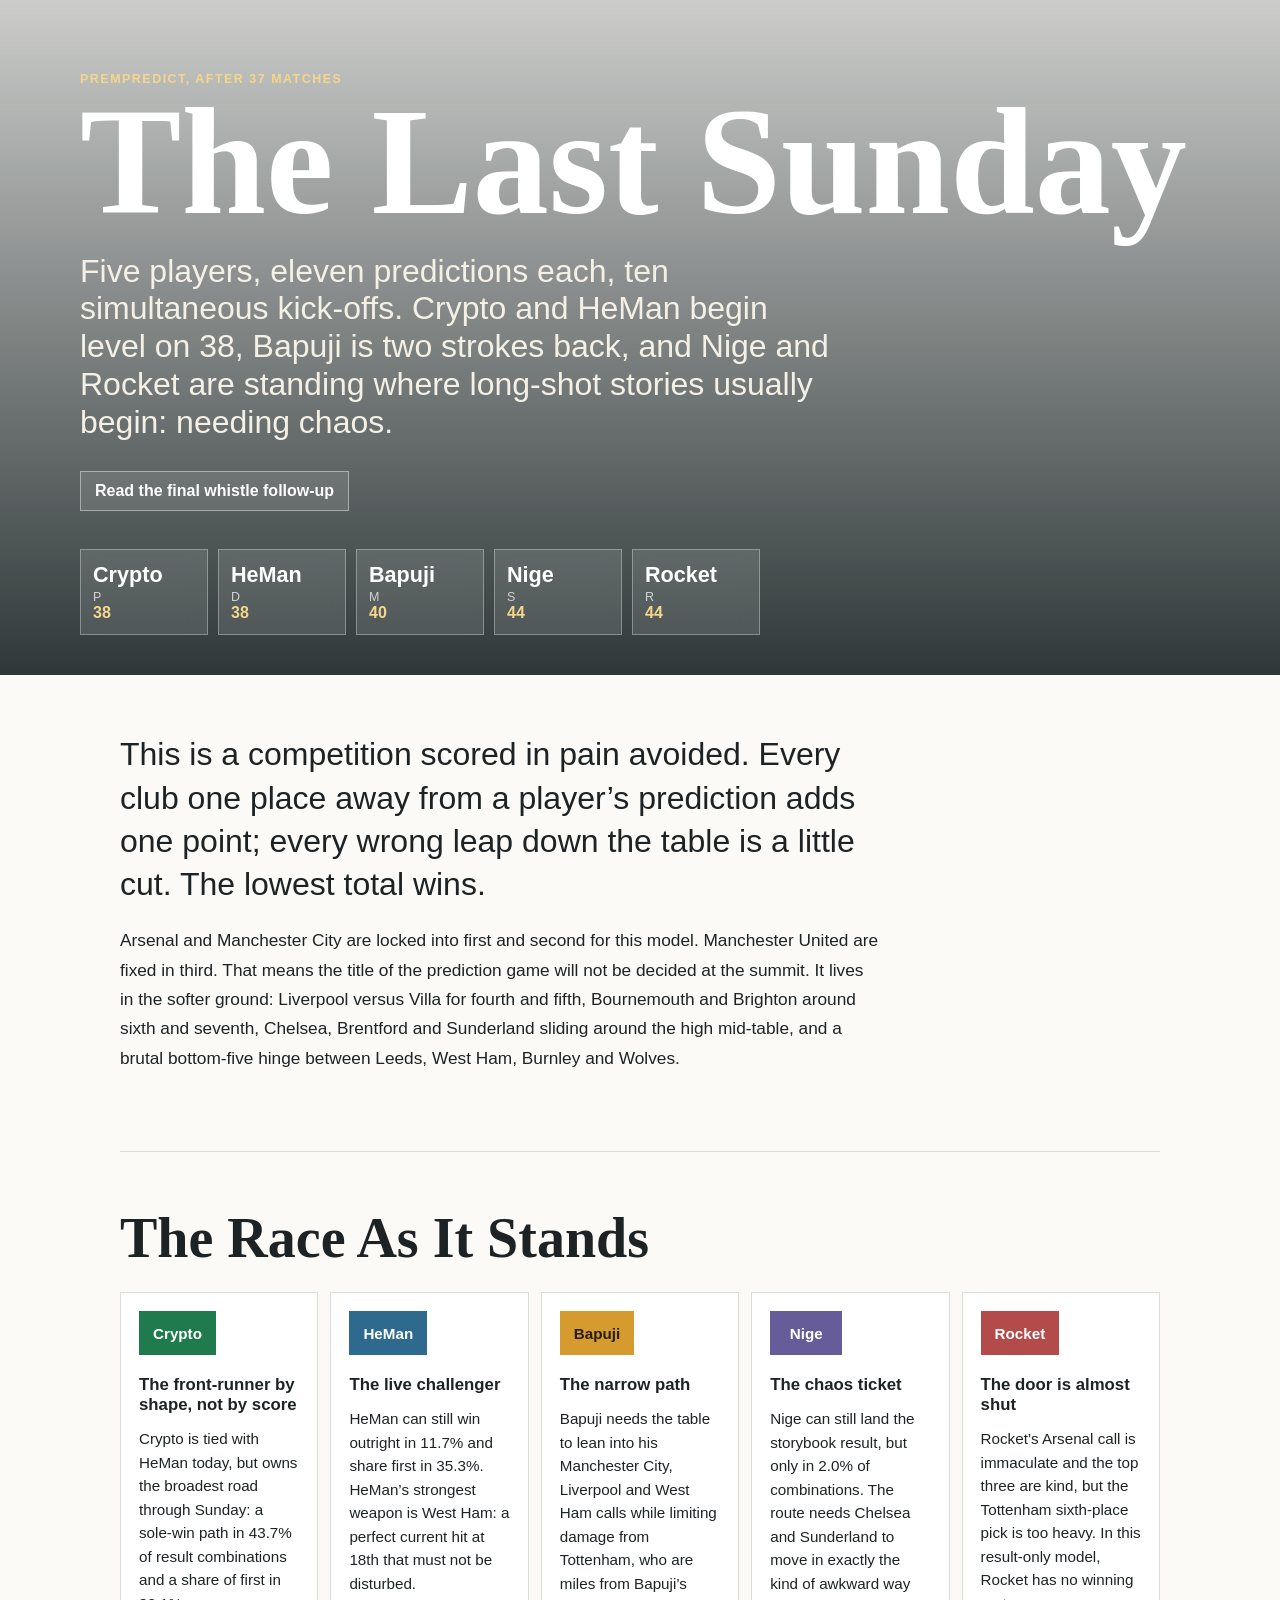
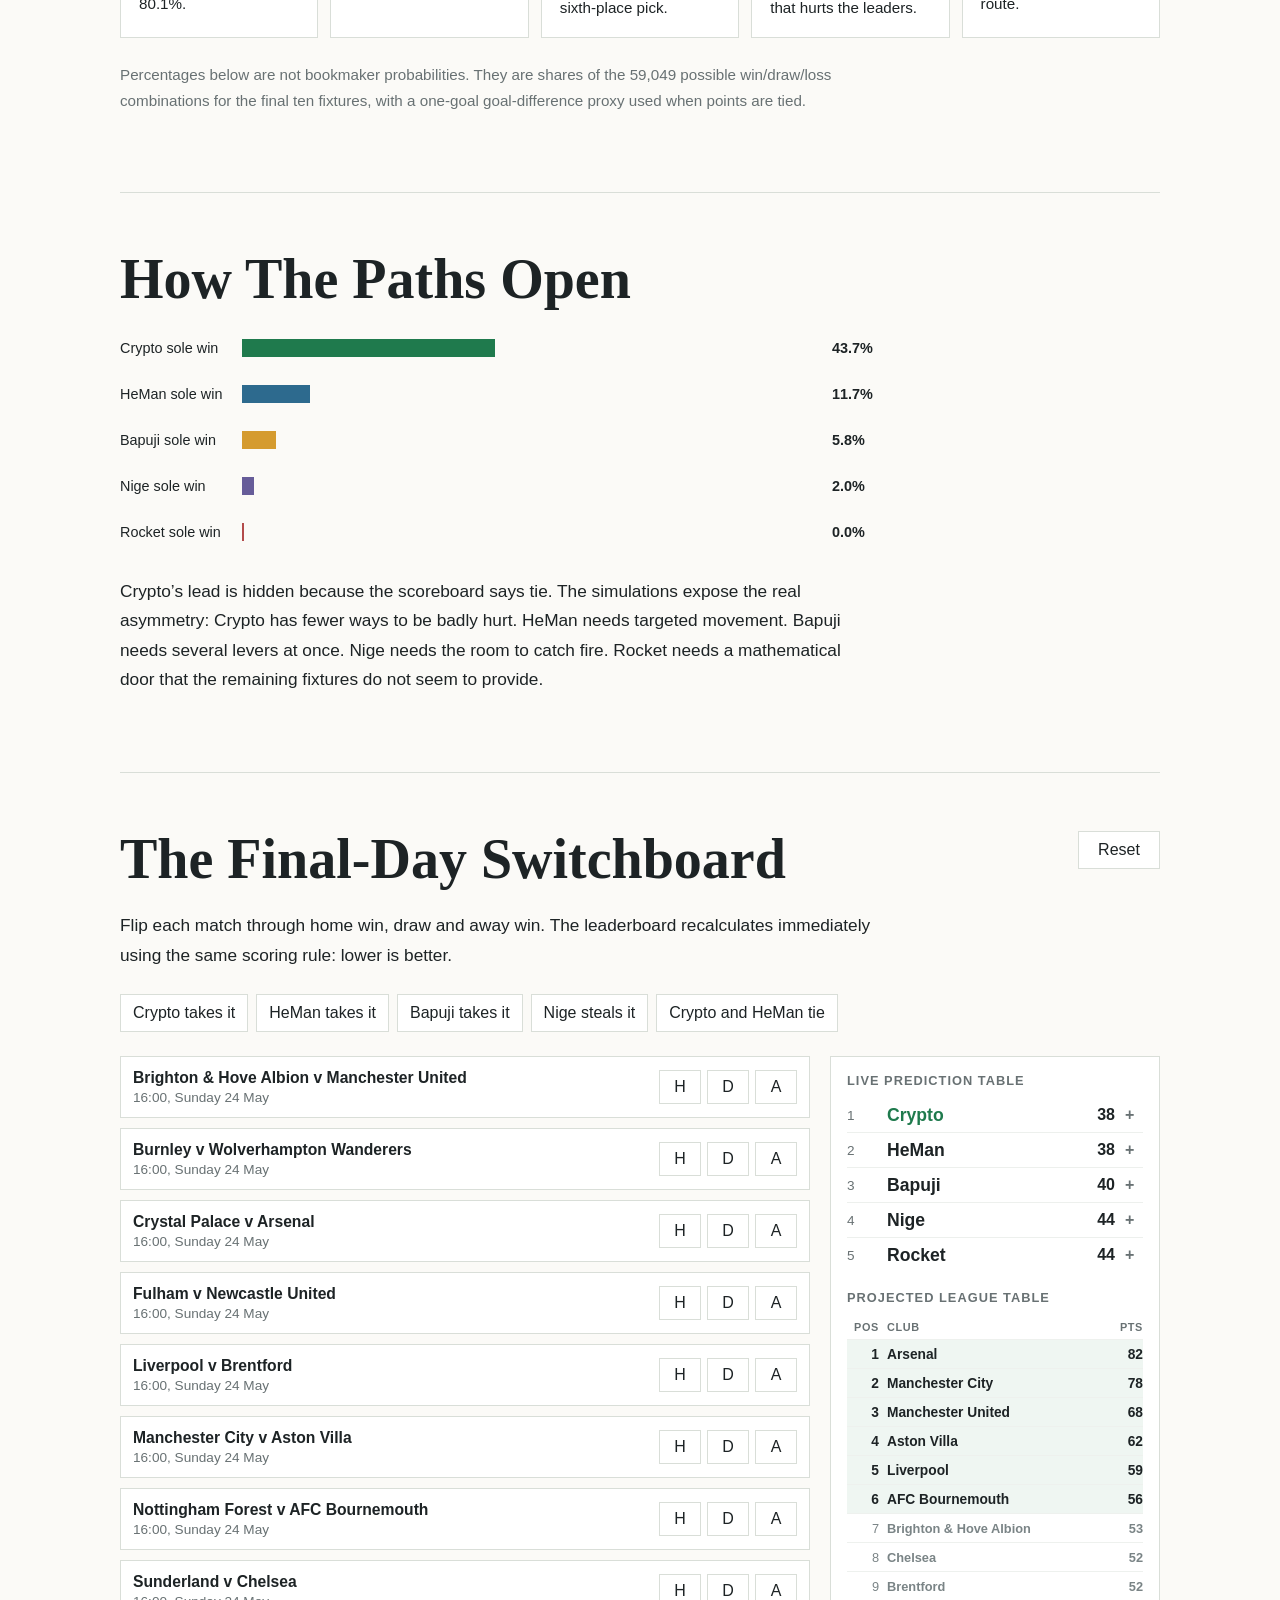
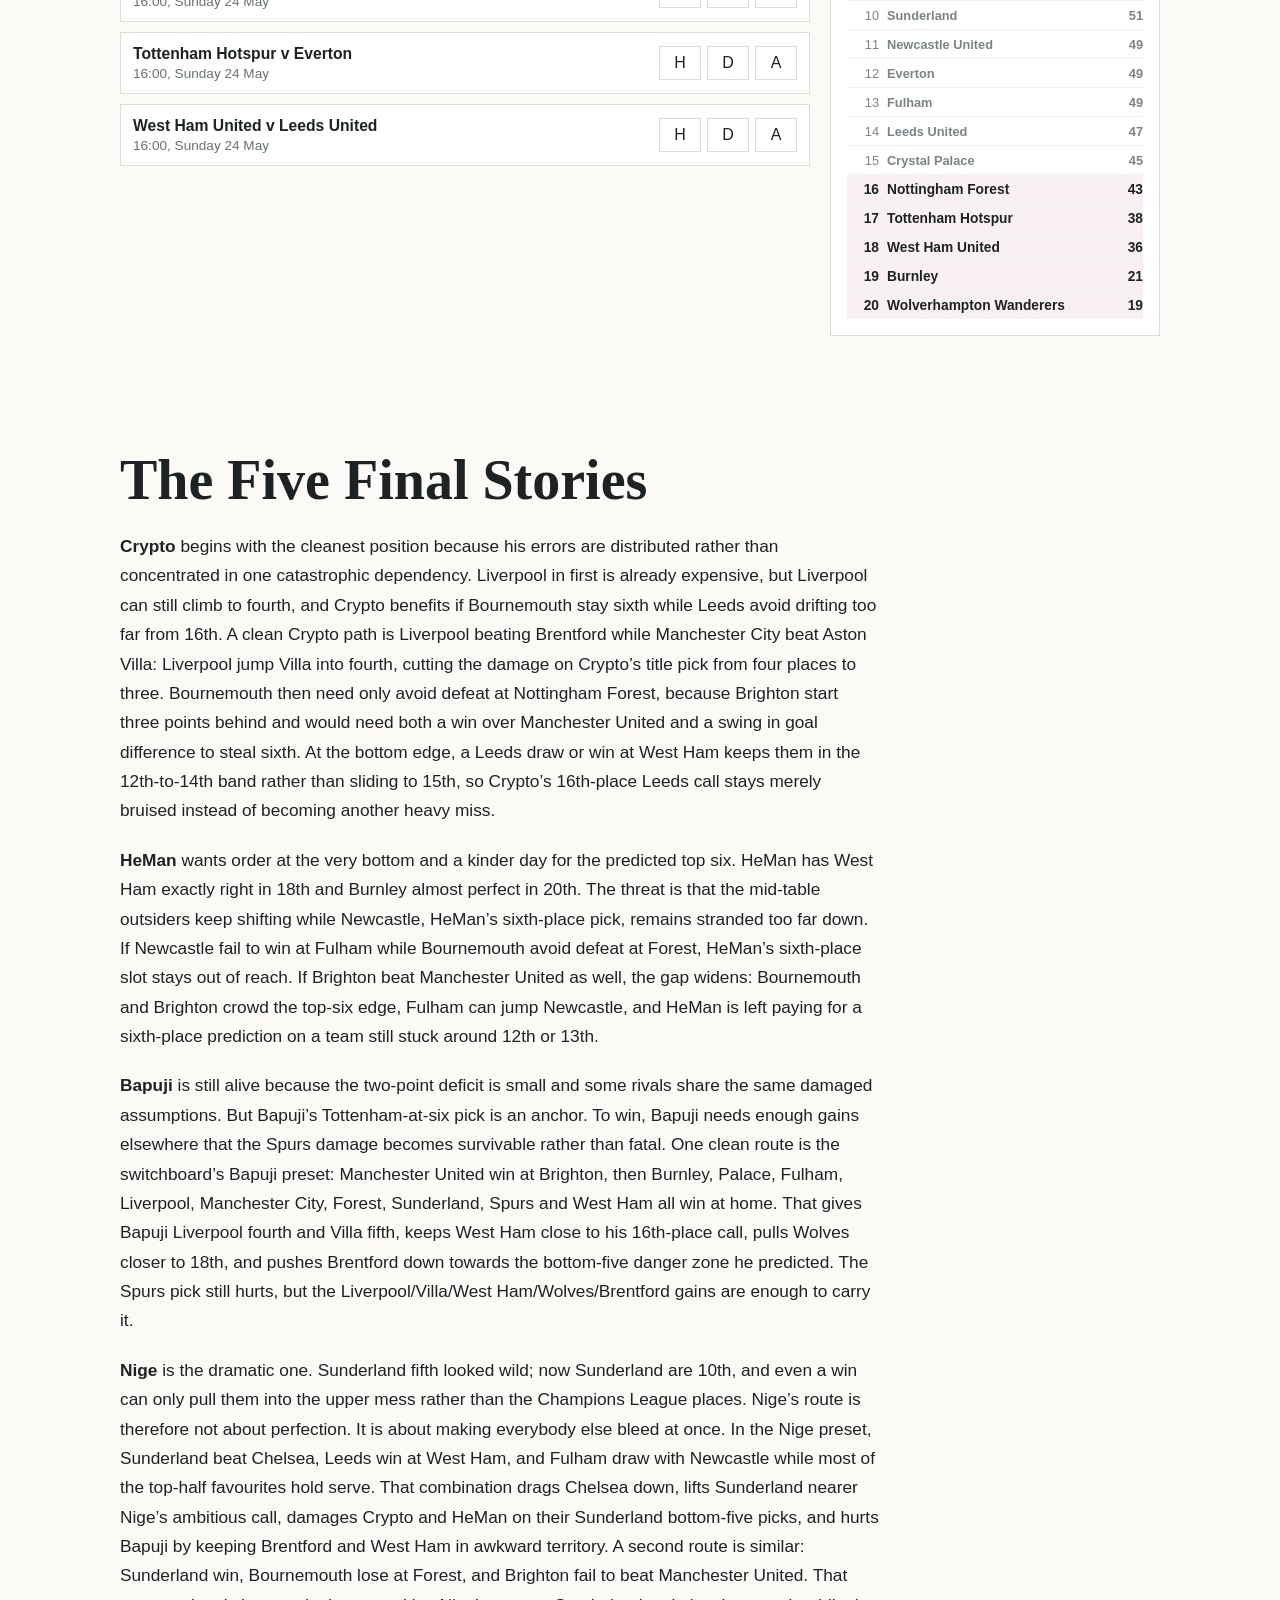
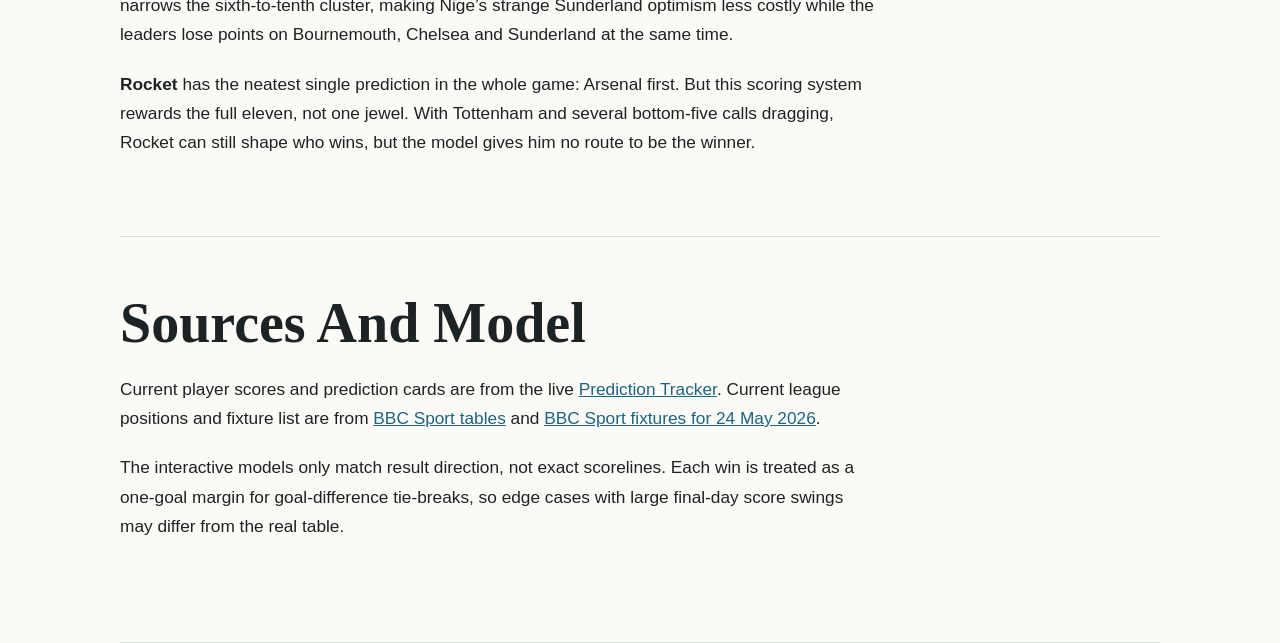
<file: index.html>
<!doctype html>
<html lang="en">
  <head>
    <meta charset="utf-8">
    <meta name="viewport" content="width=device-width, initial-scale=1">
    <title>The Last Sunday: PremPredict Final-Day Essay</title>
    <link rel="stylesheet" href="static/css/styles.css">
    <script src="static/js/final_day.js" defer></script>
  </head>
  <body>
    <header class="hero">
      <div class="hero__inner">
        <p class="kicker">PremPredict, after 37 matches</p>
        <h1>The Last Sunday</h1>
        <p class="standfirst">Five players, eleven predictions each, ten simultaneous kick-offs. Crypto and HeMan begin level on 38, Bapuji is two strokes back, and Nige and Rocket are standing where long-shot stories usually begin: needing chaos.</p>
        <p><a class="hero-link" href="follow-up.html">Read the final whistle follow-up</a></p>
        <div class="score-strip" aria-label="Current prediction scores">
          <div><strong>Crypto</strong><em>P</em><span>38</span></div>
          <div><strong>HeMan</strong><em>D</em><span>38</span></div>
          <div><strong>Bapuji</strong><em>M</em><span>40</span></div>
          <div><strong>Nige</strong><em>S</em><span>44</span></div>
          <div><strong>Rocket</strong><em>R</em><span>44</span></div>
        </div>
      </div>
    </header>

    <main>
      <article class="essay">
        <section class="section">
          <p class="lede">This is a competition scored in pain avoided. Every club one place away from a player’s prediction adds one point; every wrong leap down the table is a little cut. The lowest total wins.</p>
          <p>Arsenal and Manchester City are locked into first and second for this model. Manchester United are fixed in third. That means the title of the prediction game will not be decided at the summit. It lives in the softer ground: Liverpool versus Villa for fourth and fifth, Bournemouth and Brighton around sixth and seventh, Chelsea, Brentford and Sunderland sliding around the high mid-table, and a brutal bottom-five hinge between Leeds, West Ham, Burnley and Wolves.</p>
        </section>

        <section class="section">
          <h2>The Race As It Stands</h2>
          <div class="odds-grid">
            <div class="competitor competitor--lead">
              <span class="competitor__letter">Crypto</span>
              <h3>The front-runner by shape, not by score</h3>
              <p>Crypto is tied with HeMan today, but owns the broadest road through Sunday: a sole-win path in 43.7% of result combinations and a share of first in 80.1%.</p>
            </div>
            <div class="competitor competitor--chase">
              <span class="competitor__letter">HeMan</span>
              <h3>The live challenger</h3>
              <p>HeMan can still win outright in 11.7% and share first in 35.3%. HeMan’s strongest weapon is West Ham: a perfect current hit at 18th that must not be disturbed.</p>
            </div>
            <div class="competitor competitor--outside">
              <span class="competitor__letter">Bapuji</span>
              <h3>The narrow path</h3>
              <p>Bapuji needs the table to lean into his Manchester City, Liverpool and West Ham calls while limiting damage from Tottenham, who are miles from Bapuji’s sixth-place pick.</p>
            </div>
            <div class="competitor competitor--long">
              <span class="competitor__letter">Nige</span>
              <h3>The chaos ticket</h3>
              <p>Nige can still land the storybook result, but only in 2.0% of combinations. The route needs Chelsea and Sunderland to move in exactly the kind of awkward way that hurts the leaders.</p>
            </div>
            <div class="competitor competitor--closed">
              <span class="competitor__letter">Rocket</span>
              <h3>The door is almost shut</h3>
              <p>Rocket’s Arsenal call is immaculate and the top three are kind, but the Tottenham sixth-place pick is too heavy. In this result-only model, Rocket has no winning route.</p>
            </div>
          </div>
          <p class="note">Percentages below are not bookmaker probabilities. They are shares of the 59,049 possible win/draw/loss combinations for the final ten fixtures, with a one-goal goal-difference proxy used when points are tied.</p>
        </section>

        <section class="section">
          <h2>How The Paths Open</h2>
          <div class="path-chart" aria-label="Winning paths by player">
            <div class="path-row"><span>Crypto sole win</span><i style="--w:43.7%"></i><b>43.7%</b></div>
            <div class="path-row"><span>HeMan sole win</span><i style="--w:11.7%"></i><b>11.7%</b></div>
            <div class="path-row"><span>Bapuji sole win</span><i style="--w:5.8%"></i><b>5.8%</b></div>
            <div class="path-row"><span>Nige sole win</span><i style="--w:2.0%"></i><b>2.0%</b></div>
            <div class="path-row path-row--dead"><span>Rocket sole win</span><i style="--w:0%"></i><b>0.0%</b></div>
          </div>
          <p>Crypto’s lead is hidden because the scoreboard says tie. The simulations expose the real asymmetry: Crypto has fewer ways to be badly hurt. HeMan needs targeted movement. Bapuji needs several levers at once. Nige needs the room to catch fire. Rocket needs a mathematical door that the remaining fixtures do not seem to provide.</p>
        </section>

        <section class="section interactive-section" aria-labelledby="switchboard-title">
          <div class="interactive-head">
            <div>
              <h2 id="switchboard-title">The Final-Day Switchboard</h2>
              <p>Flip each match through home win, draw and away win. The leaderboard recalculates immediately using the same scoring rule: lower is better.</p>
            </div>
            <button class="reset-button" type="button" data-action="reset">Reset</button>
          </div>
          <div class="preset-row" aria-label="Scenario presets">
            <button type="button" data-preset="HHHHHHHDHH">Crypto takes it</button>
            <button type="button" data-preset="HHHAHDHDHH">HeMan takes it</button>
            <button type="button" data-preset="AHHHHHHHHH">Bapuji takes it</button>
            <button type="button" data-preset="HHHDHHHHHA">Nige steals it</button>
            <button type="button" data-preset="HHHDHDHDHH">Crypto and HeMan tie</button>
          </div>
          <div class="switchboard">
            <div class="fixtures" data-role="fixtures"></div>
            <aside class="live-panel" aria-live="polite">
              <h3>Live Prediction Table</h3>
              <div data-role="leaderboard"></div>
              <h3>Projected League Table</h3>
              <div data-role="projected-table" class="projected-table"></div>
            </aside>
          </div>
        </section>

        <section class="section">
          <h2>The Five Final Stories</h2>
          <p><strong>Crypto</strong> begins with the cleanest position because his errors are distributed rather than concentrated in one catastrophic dependency. Liverpool in first is already expensive, but Liverpool can still climb to fourth, and Crypto benefits if Bournemouth stay sixth while Leeds avoid drifting too far from 16th. A clean Crypto path is Liverpool beating Brentford while Manchester City beat Aston Villa: Liverpool jump Villa into fourth, cutting the damage on Crypto’s title pick from four places to three. Bournemouth then need only avoid defeat at Nottingham Forest, because Brighton start three points behind and would need both a win over Manchester United and a swing in goal difference to steal sixth. At the bottom edge, a Leeds draw or win at West Ham keeps them in the 12th-to-14th band rather than sliding to 15th, so Crypto’s 16th-place Leeds call stays merely bruised instead of becoming another heavy miss.</p>
          <p><strong>HeMan</strong> wants order at the very bottom and a kinder day for the predicted top six. HeMan has West Ham exactly right in 18th and Burnley almost perfect in 20th. The threat is that the mid-table outsiders keep shifting while Newcastle, HeMan’s sixth-place pick, remains stranded too far down. If Newcastle fail to win at Fulham while Bournemouth avoid defeat at Forest, HeMan’s sixth-place slot stays out of reach. If Brighton beat Manchester United as well, the gap widens: Bournemouth and Brighton crowd the top-six edge, Fulham can jump Newcastle, and HeMan is left paying for a sixth-place prediction on a team still stuck around 12th or 13th.</p>
          <p><strong>Bapuji</strong> is still alive because the two-point deficit is small and some rivals share the same damaged assumptions. But Bapuji’s Tottenham-at-six pick is an anchor. To win, Bapuji needs enough gains elsewhere that the Spurs damage becomes survivable rather than fatal. One clean route is the switchboard’s Bapuji preset: Manchester United win at Brighton, then Burnley, Palace, Fulham, Liverpool, Manchester City, Forest, Sunderland, Spurs and West Ham all win at home. That gives Bapuji Liverpool fourth and Villa fifth, keeps West Ham close to his 16th-place call, pulls Wolves closer to 18th, and pushes Brentford down towards the bottom-five danger zone he predicted. The Spurs pick still hurts, but the Liverpool/Villa/West Ham/Wolves/Brentford gains are enough to carry it.</p>
          <p><strong>Nige</strong> is the dramatic one. Sunderland fifth looked wild; now Sunderland are 10th, and even a win can only pull them into the upper mess rather than the Champions League places. Nige’s route is therefore not about perfection. It is about making everybody else bleed at once. In the Nige preset, Sunderland beat Chelsea, Leeds win at West Ham, and Fulham draw with Newcastle while most of the top-half favourites hold serve. That combination drags Chelsea down, lifts Sunderland nearer Nige’s ambitious call, damages Crypto and HeMan on their Sunderland bottom-five picks, and hurts Bapuji by keeping Brentford and West Ham in awkward territory. A second route is similar: Sunderland win, Bournemouth lose at Forest, and Brighton fail to beat Manchester United. That narrows the sixth-to-tenth cluster, making Nige’s strange Sunderland optimism less costly while the leaders lose points on Bournemouth, Chelsea and Sunderland at the same time.</p>
          <p><strong>Rocket</strong> has the neatest single prediction in the whole game: Arsenal first. But this scoring system rewards the full eleven, not one jewel. With Tottenham and several bottom-five calls dragging, Rocket can still shape who wins, but the model gives him no route to be the winner.</p>
        </section>

        <section class="section sources">
          <h2>Sources And Model</h2>
          <p>Current player scores and prediction cards are from the live <a href="https://prempredict-production.up.railway.app/">Prediction Tracker</a>. Current league positions and fixture list are from <a href="https://www.bbc.co.uk/sport/football/tables#PremierLeague">BBC Sport tables</a> and <a href="https://www.bbc.co.uk/sport/football/scores-fixtures/2026-05-24">BBC Sport fixtures for 24 May 2026</a>.</p>
          <p>The interactive models only match result direction, not exact scorelines. Each win is treated as a one-goal margin for goal-difference tie-breaks, so edge cases with large final-day score swings may differ from the real table.</p>
        </section>
      </article>
    </main>
  </body>
</html>
</file>
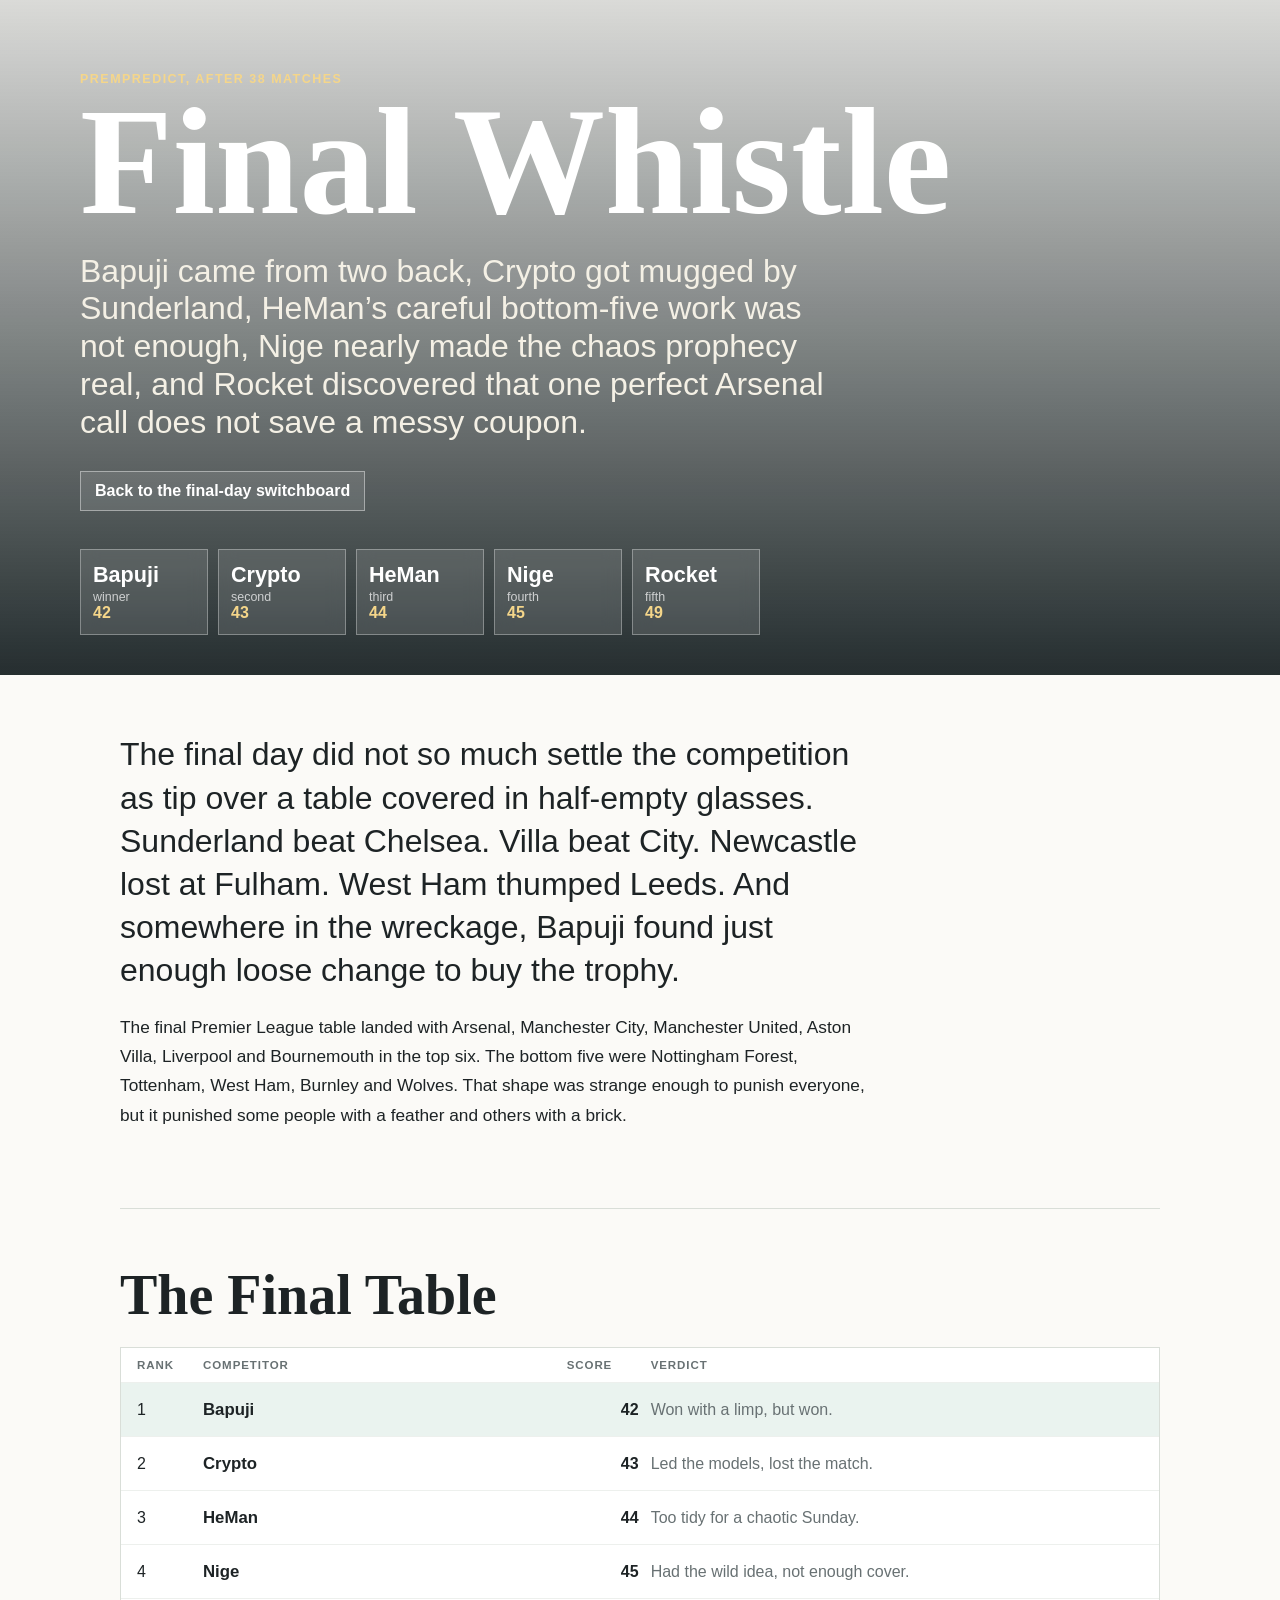
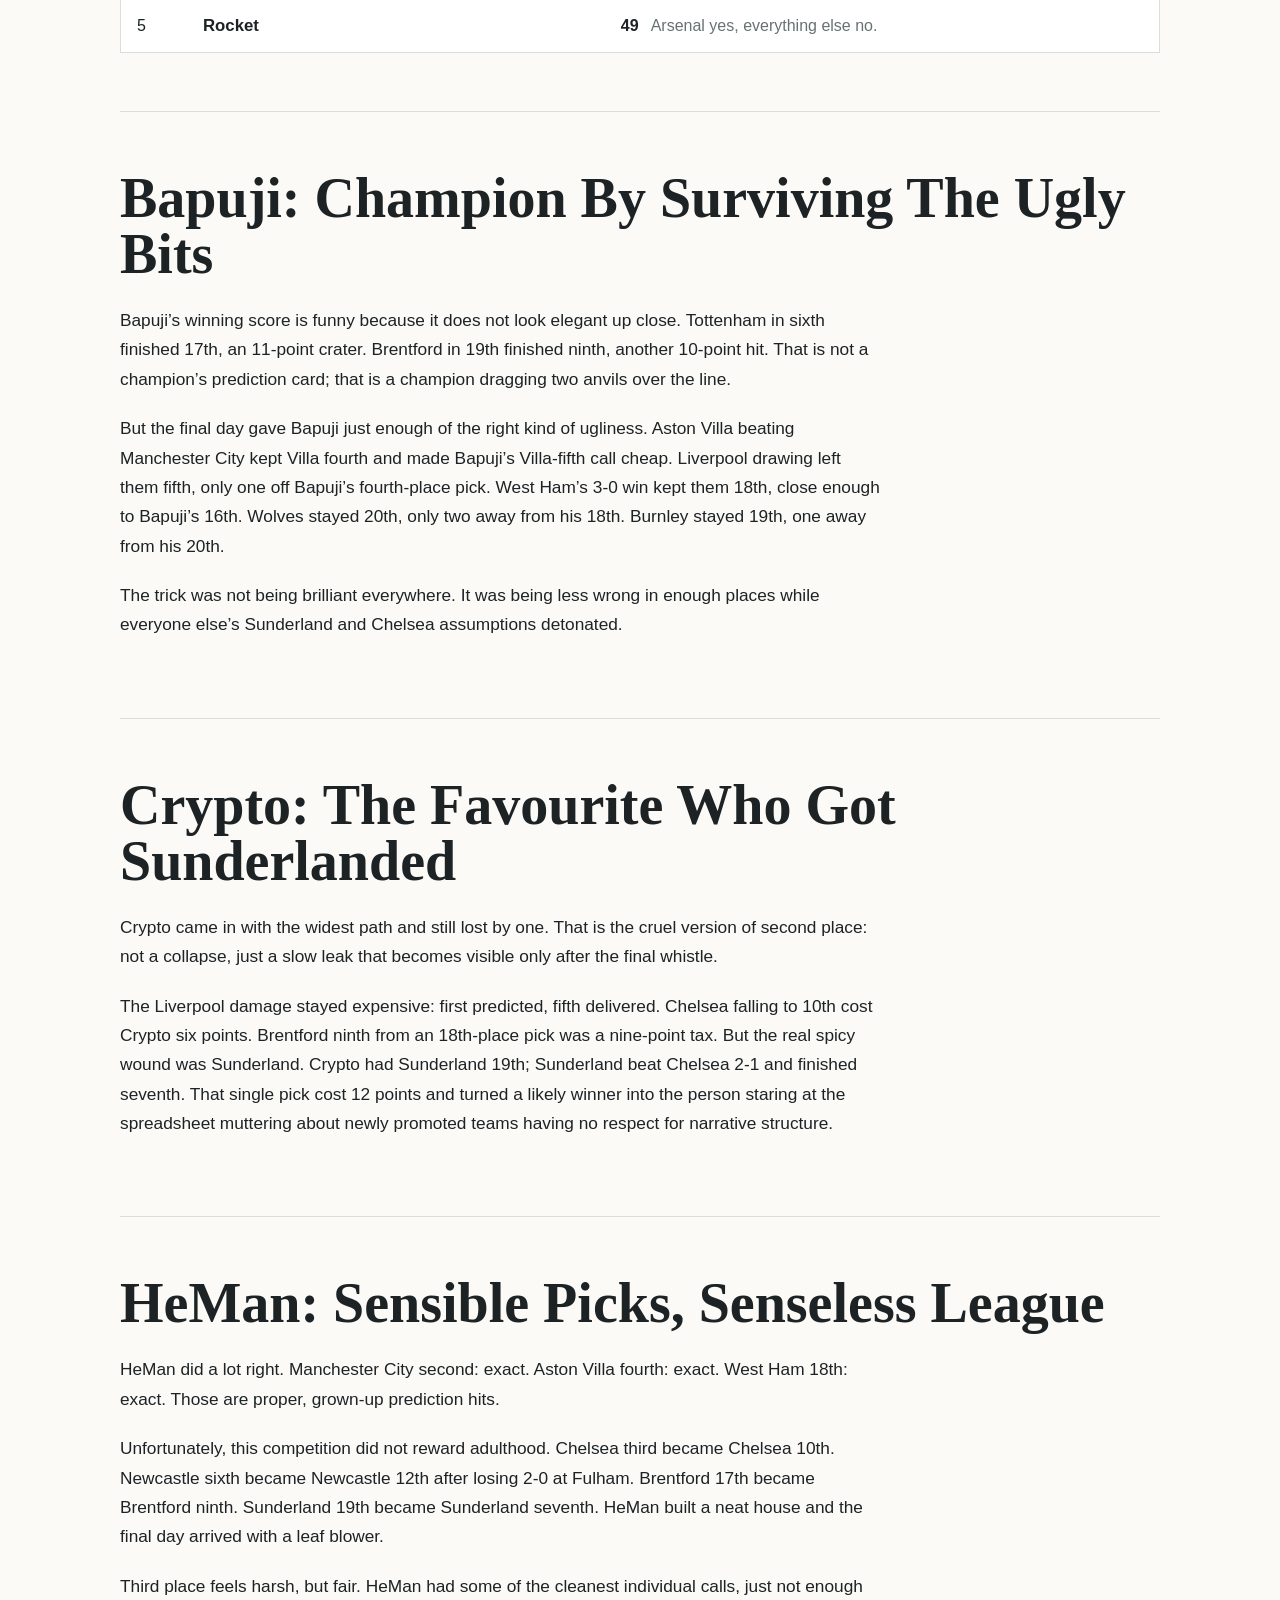
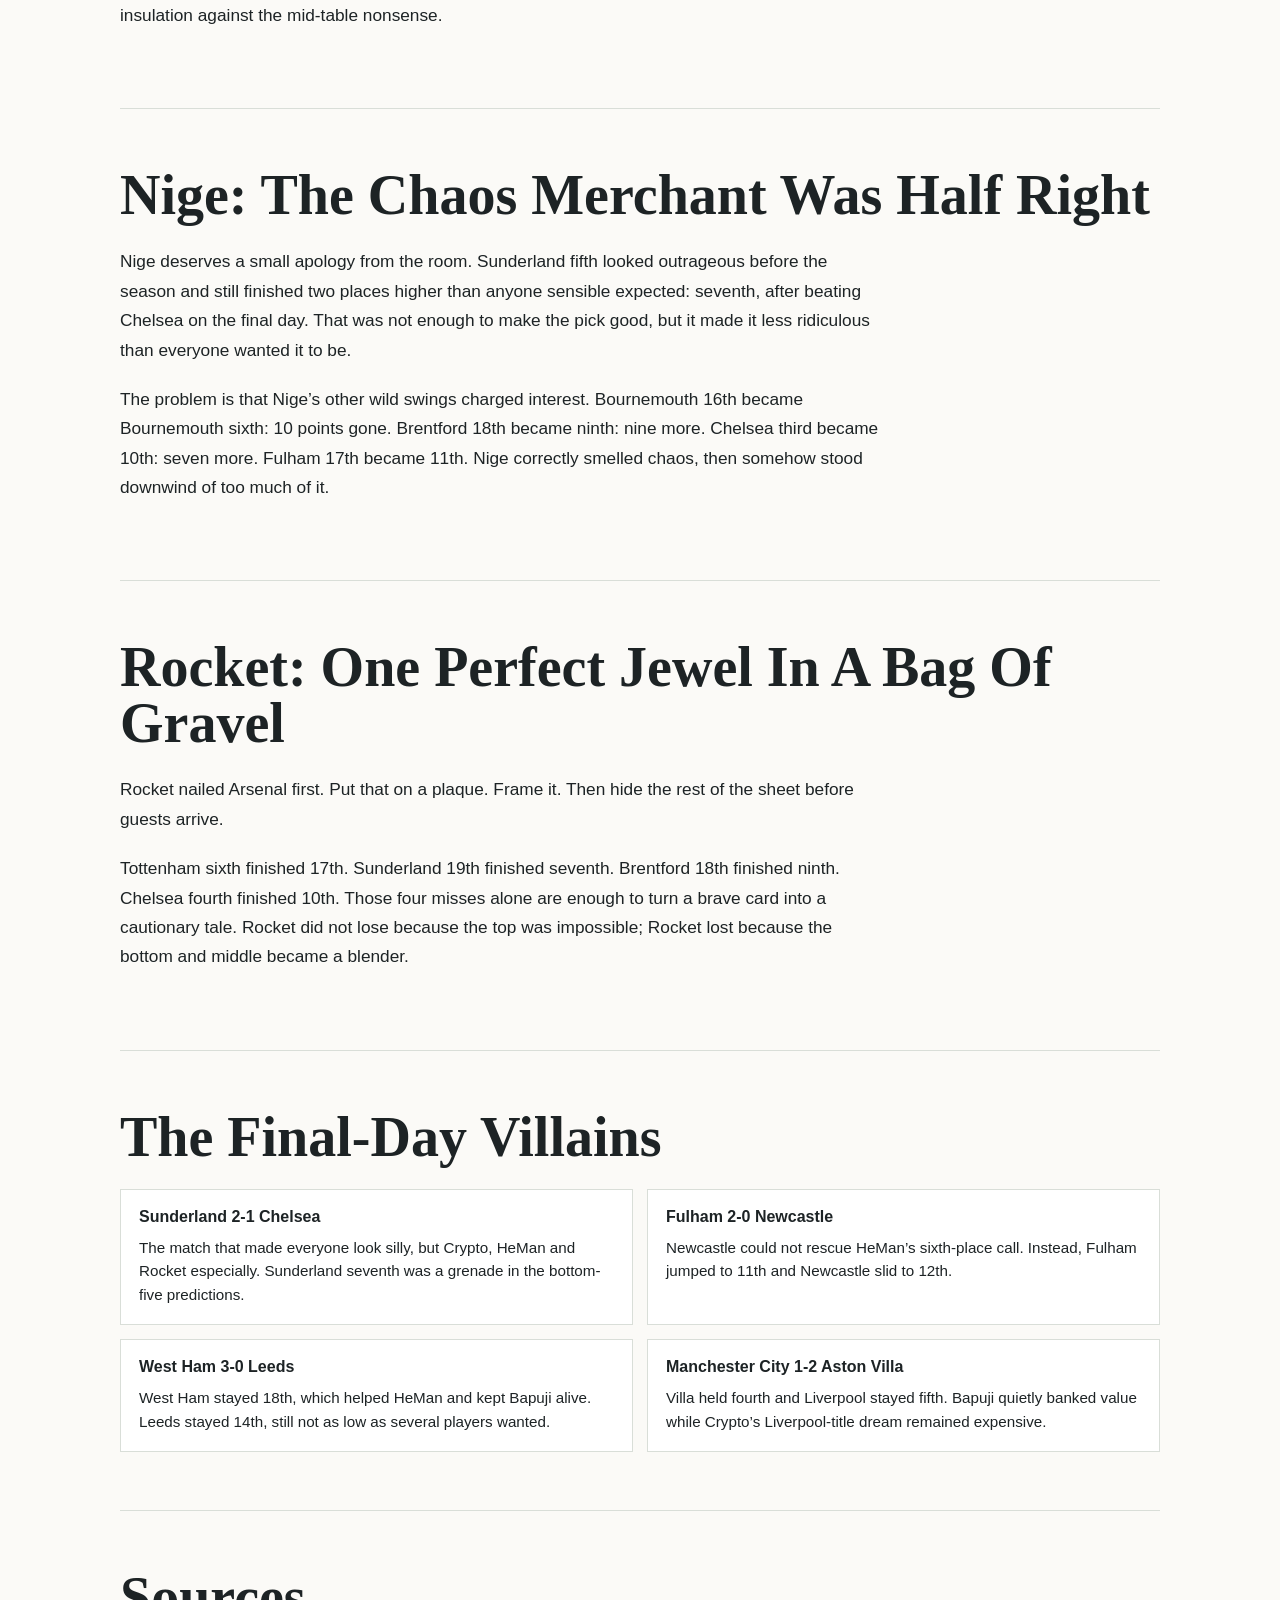
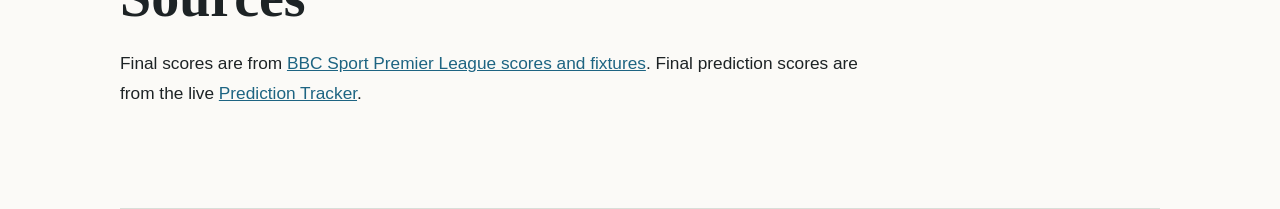
<file: follow-up.html>
<!doctype html>
<html lang="en">
  <head>
    <meta charset="utf-8">
    <meta name="viewport" content="width=device-width, initial-scale=1">
    <title>Final Whistle: PremPredict Follow-Up</title>
    <link rel="stylesheet" href="static/css/styles.css">
  </head>
  <body>
    <header class="hero hero--followup">
      <div class="hero__inner">
        <p class="kicker">PremPredict, after 38 matches</p>
        <h1>Final Whistle</h1>
        <p class="standfirst">Bapuji came from two back, Crypto got mugged by Sunderland, HeMan’s careful bottom-five work was not enough, Nige nearly made the chaos prophecy real, and Rocket discovered that one perfect Arsenal call does not save a messy coupon.</p>
        <p><a class="hero-link" href="index.html">Back to the final-day switchboard</a></p>
        <div class="score-strip" aria-label="Final prediction scores">
          <div><strong>Bapuji</strong><em>winner</em><span>42</span></div>
          <div><strong>Crypto</strong><em>second</em><span>43</span></div>
          <div><strong>HeMan</strong><em>third</em><span>44</span></div>
          <div><strong>Nige</strong><em>fourth</em><span>45</span></div>
          <div><strong>Rocket</strong><em>fifth</em><span>49</span></div>
        </div>
      </div>
    </header>

    <main>
      <article class="essay">
        <section class="section">
          <p class="lede">The final day did not so much settle the competition as tip over a table covered in half-empty glasses. Sunderland beat Chelsea. Villa beat City. Newcastle lost at Fulham. West Ham thumped Leeds. And somewhere in the wreckage, Bapuji found just enough loose change to buy the trophy.</p>
          <p>The final Premier League table landed with Arsenal, Manchester City, Manchester United, Aston Villa, Liverpool and Bournemouth in the top six. The bottom five were Nottingham Forest, Tottenham, West Ham, Burnley and Wolves. That shape was strange enough to punish everyone, but it punished some people with a feather and others with a brick.</p>
        </section>

        <section class="section">
          <h2>The Final Table</h2>
          <div class="final-rank">
            <div class="rank-row rank-row--head"><span>Rank</span><span>Competitor</span><span>Score</span><span>Verdict</span></div>
            <div class="rank-row rank-row--winner"><span>1</span><b>Bapuji</b><strong>42</strong><em>Won with a limp, but won.</em></div>
            <div class="rank-row"><span>2</span><b>Crypto</b><strong>43</strong><em>Led the models, lost the match.</em></div>
            <div class="rank-row"><span>3</span><b>HeMan</b><strong>44</strong><em>Too tidy for a chaotic Sunday.</em></div>
            <div class="rank-row"><span>4</span><b>Nige</b><strong>45</strong><em>Had the wild idea, not enough cover.</em></div>
            <div class="rank-row"><span>5</span><b>Rocket</b><strong>49</strong><em>Arsenal yes, everything else no.</em></div>
          </div>
        </section>

        <section class="section">
          <h2>Bapuji: Champion By Surviving The Ugly Bits</h2>
          <p>Bapuji’s winning score is funny because it does not look elegant up close. Tottenham in sixth finished 17th, an 11-point crater. Brentford in 19th finished ninth, another 10-point hit. That is not a champion’s prediction card; that is a champion dragging two anvils over the line.</p>
          <p>But the final day gave Bapuji just enough of the right kind of ugliness. Aston Villa beating Manchester City kept Villa fourth and made Bapuji’s Villa-fifth call cheap. Liverpool drawing left them fifth, only one off Bapuji’s fourth-place pick. West Ham’s 3-0 win kept them 18th, close enough to Bapuji’s 16th. Wolves stayed 20th, only two away from his 18th. Burnley stayed 19th, one away from his 20th.</p>
          <p>The trick was not being brilliant everywhere. It was being less wrong in enough places while everyone else’s Sunderland and Chelsea assumptions detonated.</p>
        </section>

        <section class="section">
          <h2>Crypto: The Favourite Who Got Sunderlanded</h2>
          <p>Crypto came in with the widest path and still lost by one. That is the cruel version of second place: not a collapse, just a slow leak that becomes visible only after the final whistle.</p>
          <p>The Liverpool damage stayed expensive: first predicted, fifth delivered. Chelsea falling to 10th cost Crypto six points. Brentford ninth from an 18th-place pick was a nine-point tax. But the real spicy wound was Sunderland. Crypto had Sunderland 19th; Sunderland beat Chelsea 2-1 and finished seventh. That single pick cost 12 points and turned a likely winner into the person staring at the spreadsheet muttering about newly promoted teams having no respect for narrative structure.</p>
        </section>

        <section class="section">
          <h2>HeMan: Sensible Picks, Senseless League</h2>
          <p>HeMan did a lot right. Manchester City second: exact. Aston Villa fourth: exact. West Ham 18th: exact. Those are proper, grown-up prediction hits.</p>
          <p>Unfortunately, this competition did not reward adulthood. Chelsea third became Chelsea 10th. Newcastle sixth became Newcastle 12th after losing 2-0 at Fulham. Brentford 17th became Brentford ninth. Sunderland 19th became Sunderland seventh. HeMan built a neat house and the final day arrived with a leaf blower.</p>
          <p>Third place feels harsh, but fair. HeMan had some of the cleanest individual calls, just not enough insulation against the mid-table nonsense.</p>
        </section>

        <section class="section">
          <h2>Nige: The Chaos Merchant Was Half Right</h2>
          <p>Nige deserves a small apology from the room. Sunderland fifth looked outrageous before the season and still finished two places higher than anyone sensible expected: seventh, after beating Chelsea on the final day. That was not enough to make the pick good, but it made it less ridiculous than everyone wanted it to be.</p>
          <p>The problem is that Nige’s other wild swings charged interest. Bournemouth 16th became Bournemouth sixth: 10 points gone. Brentford 18th became ninth: nine more. Chelsea third became 10th: seven more. Fulham 17th became 11th. Nige correctly smelled chaos, then somehow stood downwind of too much of it.</p>
        </section>

        <section class="section">
          <h2>Rocket: One Perfect Jewel In A Bag Of Gravel</h2>
          <p>Rocket nailed Arsenal first. Put that on a plaque. Frame it. Then hide the rest of the sheet before guests arrive.</p>
          <p>Tottenham sixth finished 17th. Sunderland 19th finished seventh. Brentford 18th finished ninth. Chelsea fourth finished 10th. Those four misses alone are enough to turn a brave card into a cautionary tale. Rocket did not lose because the top was impossible; Rocket lost because the bottom and middle became a blender.</p>
        </section>

        <section class="section">
          <h2>The Final-Day Villains</h2>
          <div class="final-grid">
            <div>
              <h3>Sunderland 2-1 Chelsea</h3>
              <p>The match that made everyone look silly, but Crypto, HeMan and Rocket especially. Sunderland seventh was a grenade in the bottom-five predictions.</p>
            </div>
            <div>
              <h3>Fulham 2-0 Newcastle</h3>
              <p>Newcastle could not rescue HeMan’s sixth-place call. Instead, Fulham jumped to 11th and Newcastle slid to 12th.</p>
            </div>
            <div>
              <h3>West Ham 3-0 Leeds</h3>
              <p>West Ham stayed 18th, which helped HeMan and kept Bapuji alive. Leeds stayed 14th, still not as low as several players wanted.</p>
            </div>
            <div>
              <h3>Manchester City 1-2 Aston Villa</h3>
              <p>Villa held fourth and Liverpool stayed fifth. Bapuji quietly banked value while Crypto’s Liverpool-title dream remained expensive.</p>
            </div>
          </div>
        </section>

        <section class="section sources">
          <h2>Sources</h2>
          <p>Final scores are from <a href="https://www.bbc.co.uk/sport/football/premier-league/scores-fixtures">BBC Sport Premier League scores and fixtures</a>. Final prediction scores are from the live <a href="https://prempredict-production.up.railway.app/">Prediction Tracker</a>.</p>
        </section>
      </article>
    </main>
  </body>
</html>
</file>
<file: static/css/styles.css>
:root {
  color-scheme: light;
  --paper: #fbfaf7;
  --ink: #1d2325;
  --muted: #687173;
  --line: #d9ded8;
  --green: #1f7a4d;
  --gold: #d59b2f;
  --red: #b34b4b;
  --blue: #2d6a8e;
  --violet: #665c99;
  --panel: #ffffff;
  font-family: Arial, Helvetica, sans-serif;
}

* { box-sizing: border-box; }

body {
  margin: 0;
  background: var(--paper);
  color: var(--ink);
  overflow-x: hidden;
}

a { color: #1d6482; }

.hero {
  min-height: 74vh;
  display: flex;
  align-items: end;
  background:
    linear-gradient(180deg, rgba(14, 24, 26, 0.2), rgba(14, 24, 26, 0.86)),
    url("https://images.unsplash.com/photo-1522778119026-d647f0596c20?auto=format&fit=crop&w=2200&q=80") center / cover;
  color: #fff;
}

.hero--followup {
  background:
    linear-gradient(180deg, rgba(14, 24, 26, 0.14), rgba(14, 24, 26, 0.9)),
    url("https://images.unsplash.com/photo-1522778119026-d647f0596c20?auto=format&fit=crop&w=2200&q=80") center / cover;
}

.hero__inner {
  width: min(1120px, calc(100% - 32px));
  max-width: calc(100vw - 32px);
  margin: 0 auto;
  padding: 72px 0 40px;
}

.hero-link {
  display: inline-block;
  color: #fff;
  border: 1px solid rgba(255,255,255,.42);
  background: rgba(255,255,255,.1);
  padding: 10px 14px;
  text-decoration: none;
  font-weight: 800;
  margin: 0 0 22px;
}

.hero-link:hover,
.hero-link:focus-visible {
  background: rgba(255,255,255,.18);
}

.kicker {
  margin: 0 0 14px;
  text-transform: uppercase;
  letter-spacing: .12em;
  font-size: .78rem;
  font-weight: 800;
  color: #f5d68a;
}

h1 {
  margin: 0;
  font-family: Georgia, "Times New Roman", serif;
  font-size: clamp(4rem, 13vw, 9.5rem);
  line-height: .82;
  letter-spacing: 0;
}

.standfirst {
  max-width: 760px;
  font-size: clamp(1.25rem, 3vw, 2rem);
  line-height: 1.18;
  margin: 28px 0 30px;
  color: #f4f0e5;
  overflow-wrap: break-word;
}

.score-strip {
  display: grid;
  grid-template-columns: repeat(5, minmax(82px, 1fr));
  gap: 10px;
  width: 100%;
  max-width: min(680px, calc(100vw - 32px));
}

.score-strip div {
  border: 1px solid rgba(255,255,255,.32);
  background: rgba(255,255,255,.12);
  backdrop-filter: blur(8px);
  padding: 12px;
}

.score-strip strong,
.score-strip em,
.score-strip span {
  display: block;
}

.score-strip strong { font-size: 1.35rem; }
.score-strip em {
  color: rgba(255,255,255,.72);
  font-size: .78rem;
  font-style: normal;
  margin-top: 2px;
}
.score-strip span { color: #f5d68a; font-weight: 800; }

.essay {
  width: min(1040px, calc(100% - 32px));
  margin: 0 auto;
}

.section {
  padding: 58px 0;
  border-bottom: 1px solid var(--line);
}

.section p {
  max-width: 760px;
  font-size: 1.08rem;
  line-height: 1.7;
  margin: 0 0 20px;
}

.section h2 {
  font-family: Georgia, "Times New Roman", serif;
  font-size: clamp(2rem, 5vw, 3.5rem);
  line-height: 1;
  margin: 0 0 24px;
  letter-spacing: 0;
}

.lede {
  font-size: clamp(1.35rem, 3vw, 2rem) !important;
  line-height: 1.35 !important;
}

.note {
  color: var(--muted);
  font-size: .95rem !important;
}

.odds-grid {
  display: grid;
  grid-template-columns: repeat(5, 1fr);
  gap: 12px;
  margin: 26px 0 24px;
}

.competitor {
  background: var(--panel);
  border: 1px solid var(--line);
  padding: 18px;
  min-height: 260px;
}

.competitor__letter {
  width: fit-content;
  min-width: 72px;
  height: 44px;
  padding: 0 14px;
  display: grid;
  place-items: center;
  color: #fff;
  background: var(--green);
  font-weight: 900;
  font-size: .95rem;
  margin-bottom: 20px;
}

.competitor--chase .competitor__letter { background: var(--blue); }
.competitor--outside .competitor__letter { background: var(--gold); color: #271d08; }
.competitor--long .competitor__letter { background: var(--violet); }
.competitor--closed .competitor__letter { background: var(--red); }

.competitor h3 {
  margin: 0 0 12px;
  font-size: 1.05rem;
}

.competitor p {
  font-size: .95rem;
  line-height: 1.55;
  margin: 0;
}

.path-chart {
  display: grid;
  gap: 12px;
  max-width: 780px;
  margin: 18px 0 28px;
}

.path-row {
  display: grid;
  grid-template-columns: 110px 1fr 68px;
  gap: 12px;
  align-items: center;
  min-height: 34px;
}

.path-row i {
  display: block;
  height: 18px;
  width: var(--w);
  min-width: 2px;
  background: var(--green);
}

.path-row:nth-child(2) i { background: var(--blue); }
.path-row:nth-child(3) i { background: var(--gold); }
.path-row:nth-child(4) i { background: var(--violet); }
.path-row--dead i { background: var(--red); }
.path-row span, .path-row b { font-size: .9rem; }

.interactive-section {
  border-bottom: 0;
}

.interactive-head {
  display: flex;
  justify-content: space-between;
  gap: 20px;
  align-items: start;
}

.interactive-head p {
  margin-bottom: 0;
}

button {
  font: inherit;
  border: 1px solid var(--line);
  background: #fff;
  color: var(--ink);
  min-height: 38px;
  padding: 8px 12px;
  cursor: pointer;
}

button:hover,
button:focus-visible {
  border-color: #1d6482;
  outline: 2px solid transparent;
}

.reset-button {
  min-width: 82px;
}

.preset-row {
  display: flex;
  flex-wrap: wrap;
  gap: 8px;
  margin: 24px 0;
}

.switchboard {
  display: grid;
  grid-template-columns: minmax(0, 1fr) 330px;
  gap: 20px;
  align-items: start;
}

.fixtures {
  display: grid;
  gap: 10px;
}

.fixture {
  background: #fff;
  border: 1px solid var(--line);
  padding: 12px;
  display: grid;
  grid-template-columns: 1fr auto;
  gap: 14px;
  align-items: center;
}

.fixture__teams {
  min-width: 0;
}

.fixture__teams strong {
  display: block;
  font-size: .98rem;
}

.fixture__teams span {
  display: block;
  color: var(--muted);
  font-size: .85rem;
  margin-top: 3px;
}

.fixture__choices {
  display: grid;
  grid-template-columns: repeat(3, 42px);
  gap: 6px;
}

.fixture__choices button {
  min-height: 34px;
  padding: 0;
}

.fixture__choices button[aria-pressed="true"] {
  background: #1d6482;
  color: #fff;
  border-color: #1d6482;
  font-weight: 800;
}

.live-panel {
  position: sticky;
  top: 14px;
  background: #fff;
  border: 1px solid var(--line);
  padding: 16px;
}

.live-panel h3 {
  margin: 18px 0 10px;
  font-size: .8rem;
  letter-spacing: .08em;
  text-transform: uppercase;
  color: var(--muted);
}

.live-panel h3:first-child { margin-top: 0; }

.leader-detail {
  border-bottom: 1px solid #edf0ed;
}

.leader-detail:last-child {
  border-bottom: 0;
}

.leader-detail summary {
  list-style: none;
}

.leader-detail summary::-webkit-details-marker {
  display: none;
}

.leader-row {
  display: grid;
  grid-template-columns: 30px 1fr 46px 18px;
  align-items: center;
  gap: 10px;
  min-height: 34px;
  cursor: pointer;
}

.leader-row b { font-size: 1.1rem; }
.leader-row span { color: var(--muted); font-size: .85rem; }
.leader-row strong { text-align: right; font-variant-numeric: tabular-nums; }
.leader-row i::before {
  content: "+";
  color: var(--muted);
  font-style: normal;
  font-weight: 800;
}
.leader-detail[open] .leader-row i::before {
  content: "-";
}
.leader-detail:first-child .leader-row b { color: var(--green); }

.pick-breakdown {
  padding: 4px 0 12px 40px;
}

.pick-grid {
  display: grid;
  grid-template-columns: 38px minmax(0, 1fr) 48px 36px;
  gap: 8px;
  align-items: baseline;
  min-height: 26px;
  font-size: .78rem;
  border-top: 1px solid #f1f3f0;
}

.pick-grid--head {
  color: var(--muted);
  font-size: .68rem;
  font-weight: 800;
  letter-spacing: .06em;
  text-transform: uppercase;
  border-top: 0;
}

.pick-grid b {
  min-width: 0;
  overflow: hidden;
  text-overflow: ellipsis;
  white-space: nowrap;
  font-size: .8rem;
  font-weight: 700;
}

.pick-grid span,
.pick-grid strong {
  font-variant-numeric: tabular-nums;
}

.pick-grid span:not(:nth-child(2)),
.pick-grid strong {
  text-align: right;
}

.projected-table {
  display: grid;
  gap: 0;
}

.table-row {
  display: grid;
  grid-template-columns: 32px minmax(0, 1fr) 42px;
  gap: 8px;
  align-items: center;
  min-height: 29px;
  border-top: 1px solid #eef1ee;
  font-size: .86rem;
}

.table-row--head {
  min-height: 24px;
  border-top: 0;
  color: var(--muted);
  font-size: .68rem;
  font-weight: 800;
  letter-spacing: .06em;
  text-transform: uppercase;
}

.table-row span:first-child,
.table-row strong,
.table-row--head span:last-child {
  text-align: right;
  font-variant-numeric: tabular-nums;
}

.table-row b {
  min-width: 0;
  overflow: hidden;
  text-overflow: ellipsis;
  white-space: nowrap;
}

.table-row--top {
  background: rgba(31, 122, 77, .07);
  color: var(--ink);
  font-weight: 800;
}

.table-row--middle {
  color: #7a8486;
  font-size: .8rem;
}

.table-row--bottom {
  background: rgba(179, 75, 75, .08);
  color: var(--ink);
  font-weight: 800;
}

.sources {
  padding-bottom: 80px;
}

.final-rank {
  display: grid;
  border: 1px solid var(--line);
  background: #fff;
}

.rank-row {
  display: grid;
  grid-template-columns: 54px minmax(0, 1fr) 72px minmax(180px, 1.4fr);
  gap: 12px;
  align-items: center;
  min-height: 54px;
  padding: 0 16px;
  border-top: 1px solid #edf0ed;
}

.rank-row:first-child {
  border-top: 0;
}

.rank-row--head {
  min-height: 34px;
  color: var(--muted);
  font-size: .72rem;
  font-weight: 800;
  letter-spacing: .08em;
  text-transform: uppercase;
}

.rank-row--winner {
  background: rgba(31, 122, 77, .09);
}

.rank-row b {
  font-size: 1.05rem;
}

.rank-row strong {
  text-align: right;
  font-variant-numeric: tabular-nums;
}

.rank-row em {
  color: var(--muted);
  font-style: normal;
}

.final-grid {
  display: grid;
  grid-template-columns: repeat(2, minmax(0, 1fr));
  gap: 14px;
}

.final-grid > div {
  background: #fff;
  border: 1px solid var(--line);
  padding: 18px;
}

.final-grid h3 {
  margin: 0 0 10px;
  font-size: 1rem;
}

.final-grid p {
  font-size: .95rem;
  line-height: 1.55;
  margin: 0;
}

@media (max-width: 920px) {
  .odds-grid { grid-template-columns: 1fr 1fr; }
  .switchboard { grid-template-columns: 1fr; }
  .live-panel { position: static; }
}

@media (max-width: 620px) {
  .hero__inner,
  .essay {
    width: calc(100vw - 48px);
    max-width: calc(100vw - 48px);
  }
  .hero { min-height: 86vh; }
  h1 { font-size: clamp(2.85rem, 14vw, 3.65rem); }
  .score-strip {
    grid-template-columns: repeat(2, minmax(0, 1fr));
    max-width: 100%;
  }
  .hero--followup .score-strip { grid-template-columns: 1fr; }
  .hero--followup .standfirst { font-size: 1.1rem; }
  .score-strip div { padding: 9px; }
  .odds-grid { grid-template-columns: 1fr; }
  .competitor { min-height: auto; }
  .path-row { grid-template-columns: 94px 1fr 54px; }
  .fixture { grid-template-columns: 1fr; }
  .fixture__choices { grid-template-columns: repeat(3, 1fr); }
  .interactive-head { display: block; }
  .reset-button { margin-top: 16px; }
  .rank-row {
    grid-template-columns: 36px 1fr 48px;
    padding: 10px 12px;
  }
  .rank-row em,
  .rank-row--head span:last-child {
    grid-column: 2 / -1;
  }
  .final-grid { grid-template-columns: 1fr; }
}
</file>
